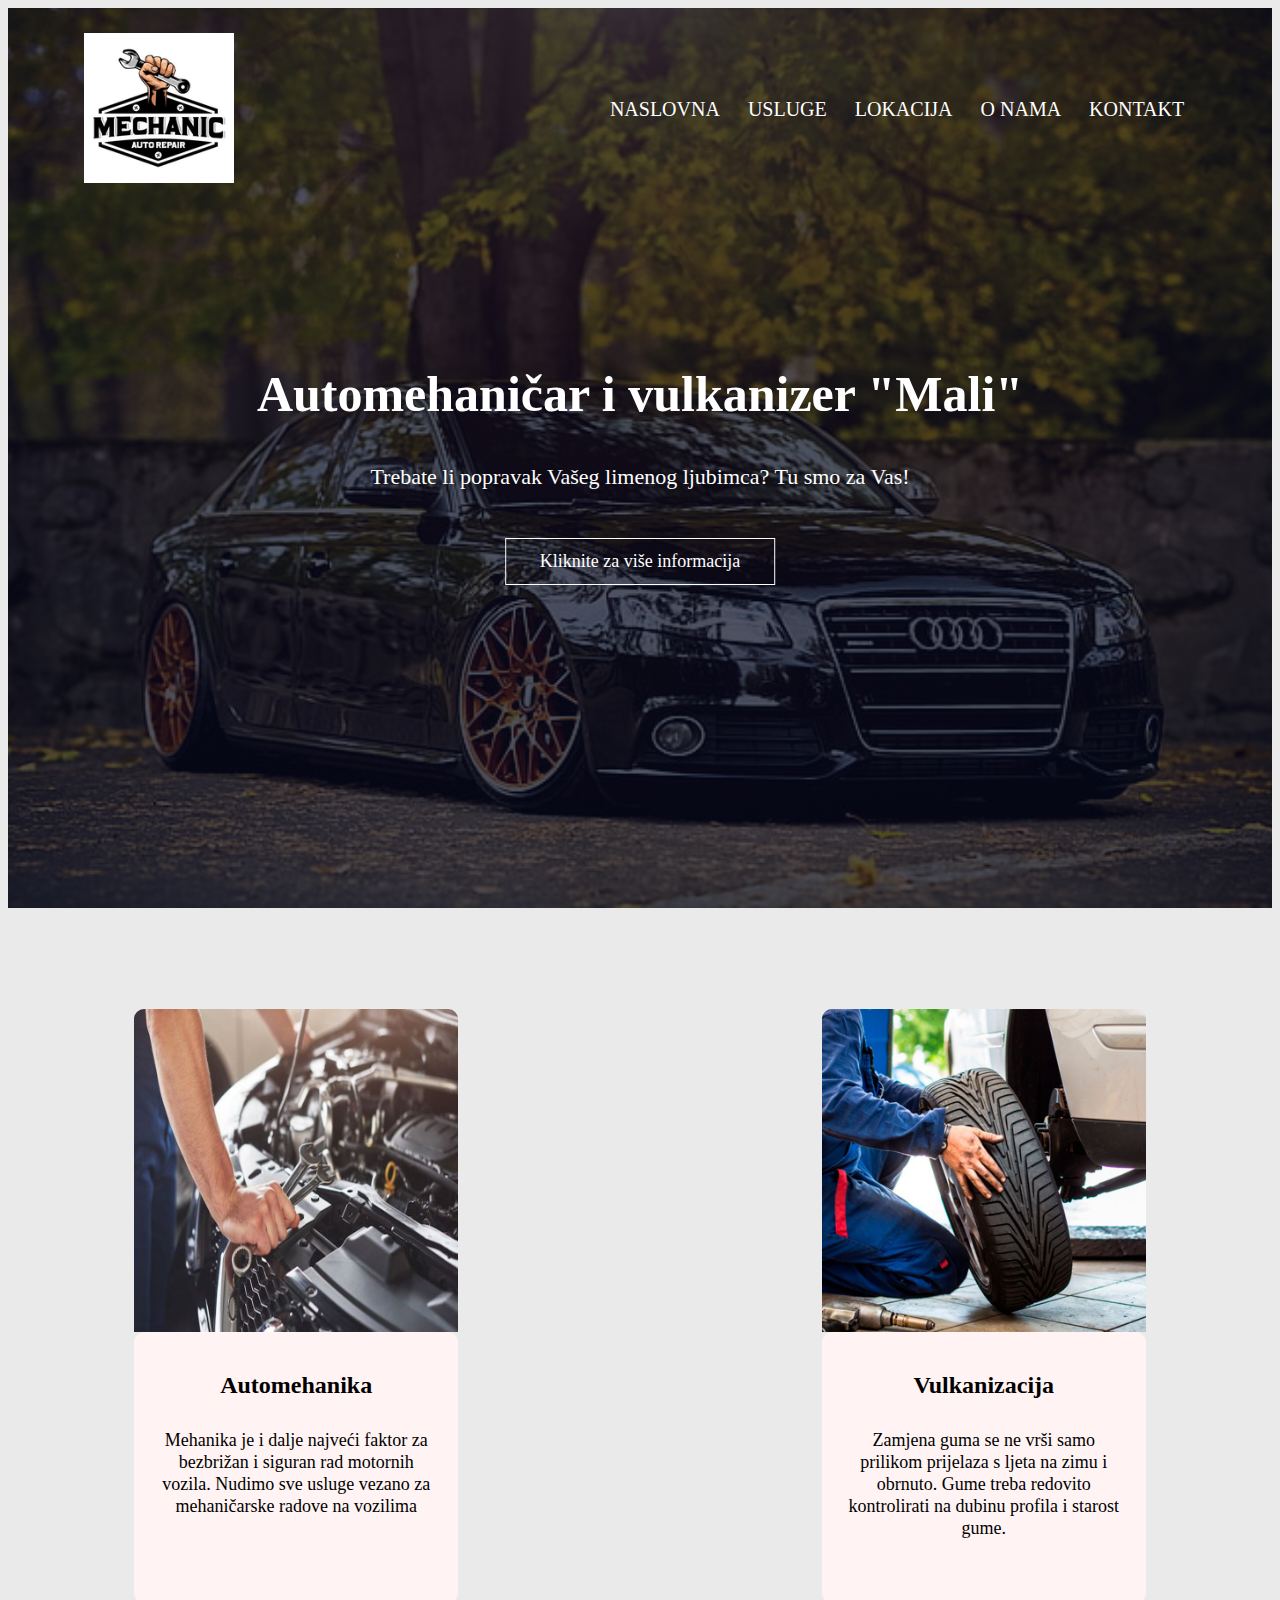
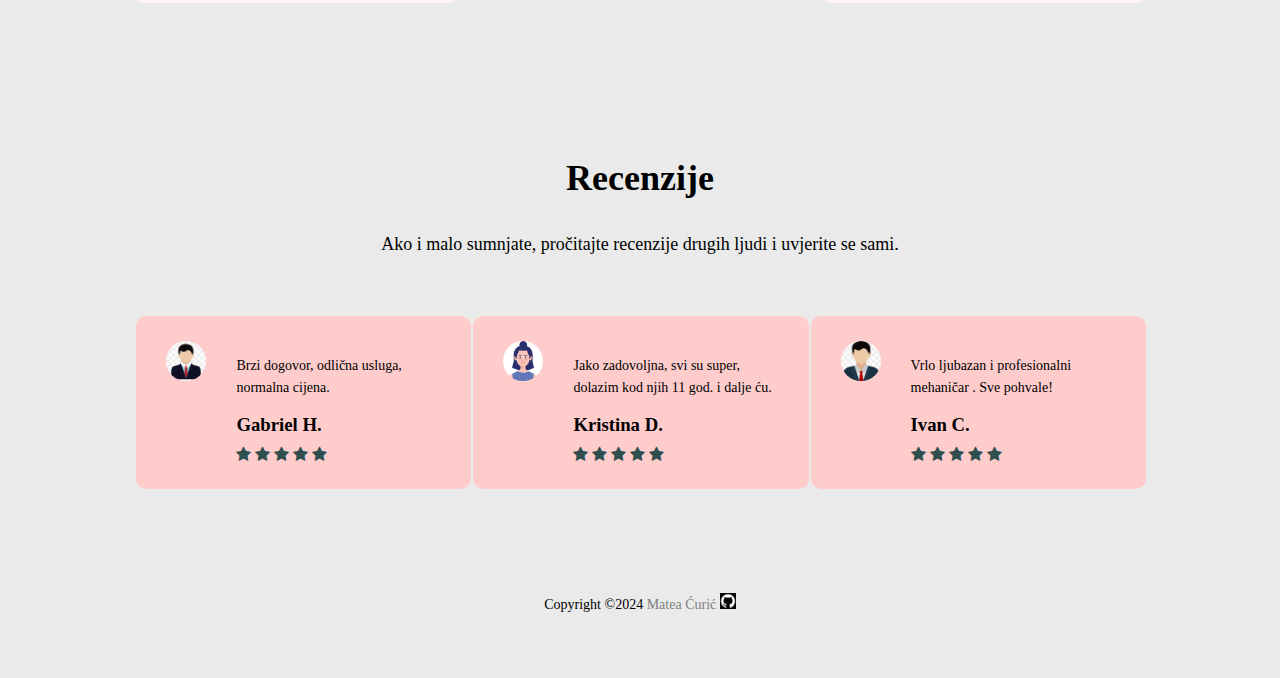
<file: index.html>
<!DOCTYPE html>
<html lang="hr">
<head>
	<meta name="viewport" content="with=device-width,initial-scale=1.0" >
    <title> Automehaničar i vulkanizer "Mali" </title>
	<link rel="stylesheet" href="style.css">
   <link rel="preconnect" href="https://fonts.googleapis.com">
<link rel="preconnect" href="https://fonts.gstatic.com" crossorigin>
<link href="https://fonts.googleapis.com/css2?family=Lato:wght@900&family=Marhey:wght@500&display=swap" rel="stylesheet">
<link rel="stylesheet" href="https://cdnjs.cloudflare.com/ajax/libs/font-awesome/4.7.0/css/font-awesome.min.css">
    
</head>
<body>
	<section class="header">
	<nav>
    
        <a href="index.html"><img src="slike/logo.png"></a>
        <div class="nav-links" id="navLinks">
          <i class="fa fa-times" onclick="hideMenu()" > </i>
            <ul>
                <li> <a href="index.html"> NASLOVNA </a> </li>
                <li> <a href="Usluge.html"> USLUGE </a> </li>
                <li> <a href="Lokacija.html"> LOKACIJA </a> </li>
                <li> <a href="O%20nama.html"> O NAMA </a> </li>
                <li> <a href="Kontakt.html"> KONTAKT </a> </li>
            </ul>
        </div>
       <i class="fa fa-bars" onclick="showMenu()"></i>
    </nav>

<div class="text-box">
    <h1>Automehaničar i vulkanizer "Mali"</h1>
    <p>Trebate li popravak Vašeg limenog ljubimca? Tu smo za Vas!</p>
    <a href="O%20nama.html" class="hero-btn"> Kliknite za više informacija</a>
        </div>


	</section>  

    
<!----campus--->
    
<section class="campus">
	
	<div class="row">
		<div class="campus-col">
			<img src="slike/mehanic.jpg">
			<div class="layer">
				
			</div>
			<div class="course-col">
				<h2> Automehanika</h2><p class="campus-about">Mehanika je i dalje najveći faktor za bezbrižan i siguran rad motornih vozila. Nudimo sve usluge vezano za mehaničarske radove na vozilima</p>
			</div>
		</div>
		<div class="campus-col">
			<img src="slike/vulka.jpg">
			<div class="layer">
				
			</div>
			<div class="course-col">
				<h2> Vulkanizacija</h2>
				<p class="campus-about"> Zamjena guma se ne vrši samo prilikom prijelaza s ljeta na zimu i obrnuto. Gume treba redovito kontrolirati na dubinu profila i starost gume.</p>
			</div>
		</div>
		
		
		
	</div>
	
</section>
    

    


<!------testimonials----->
    
<section class="testimonials">
     <h1>Recenzije</h1>
     <p class="testimonials-about">Ako i malo sumnjate, pročitajte recenzije drugih  ljudi i uvjerite se sami.</p>
    
    <div class="row">
     <div class="testimonial-col">
        <img src="slike/male.png">
       <div>
        <p> Brzi dogovor, odlična usluga, normalna cijena. </p>
           <h3> Gabriel H. </h3>
            <i class="fa fa-star"></i>
           <i class="fa fa-star"></i>
           <i class="fa fa-star"></i>
           <i class="fa fa-star"></i>
           <i class="fa fa-star"></i>
        
        </div>
        </div>
        <div class="testimonial-col">
        <img src="slike/girl.png">
       <div>
        <p>Jako zadovoljna, svi su super, dolazim kod njih 11 god. i dalje ću.</p>
           <h3> Kristina D. </h3>
            <i class="fa fa-star"></i>
           <i class="fa fa-star"></i>
           <i class="fa fa-star"></i>
           <i class="fa fa-star"></i>
           <i class="fa fa-star"></i>
        
        </div>
        </div>
        <div class="testimonial-col">
        <img src="slike/men.png">
       <div>
        <p> Vrlo ljubazan i profesionalni mehaničar . Sve pohvale!</p>
           <h3> Ivan C.</h3>
            <i class="fa fa-star"></i>
           <i class="fa fa-star"></i>
           <i class="fa fa-star"></i>
           <i class="fa fa-star"></i>
           <i class="fa fa-star"></i>
        
        </div>
        </div>
    </div>
    
    
</section> 
    
    
    
<section class="footer">
   
    <p>Copyright &copy;2024 <a href="https://github.com/curicmatea/projekt">Matea Ćurić       <img src="slike/github2.jpg" title="Github"></a></p>
    </section>

    
    
    
    
    
    
    
    
    
    
    
    
    
    
    
    
    
    
    
<!--------JavaScript for Toggle Menu------>

<script>

var navLinks = document.getElementById("navLinks");
    
function showMenu(){
    navLinks.style.right = "0";
    
}
function hideMenu(){
    navLinks.style.right="-200px";
}
    
    </script>
    
    
    
    
    
</body>
</html>
</file>
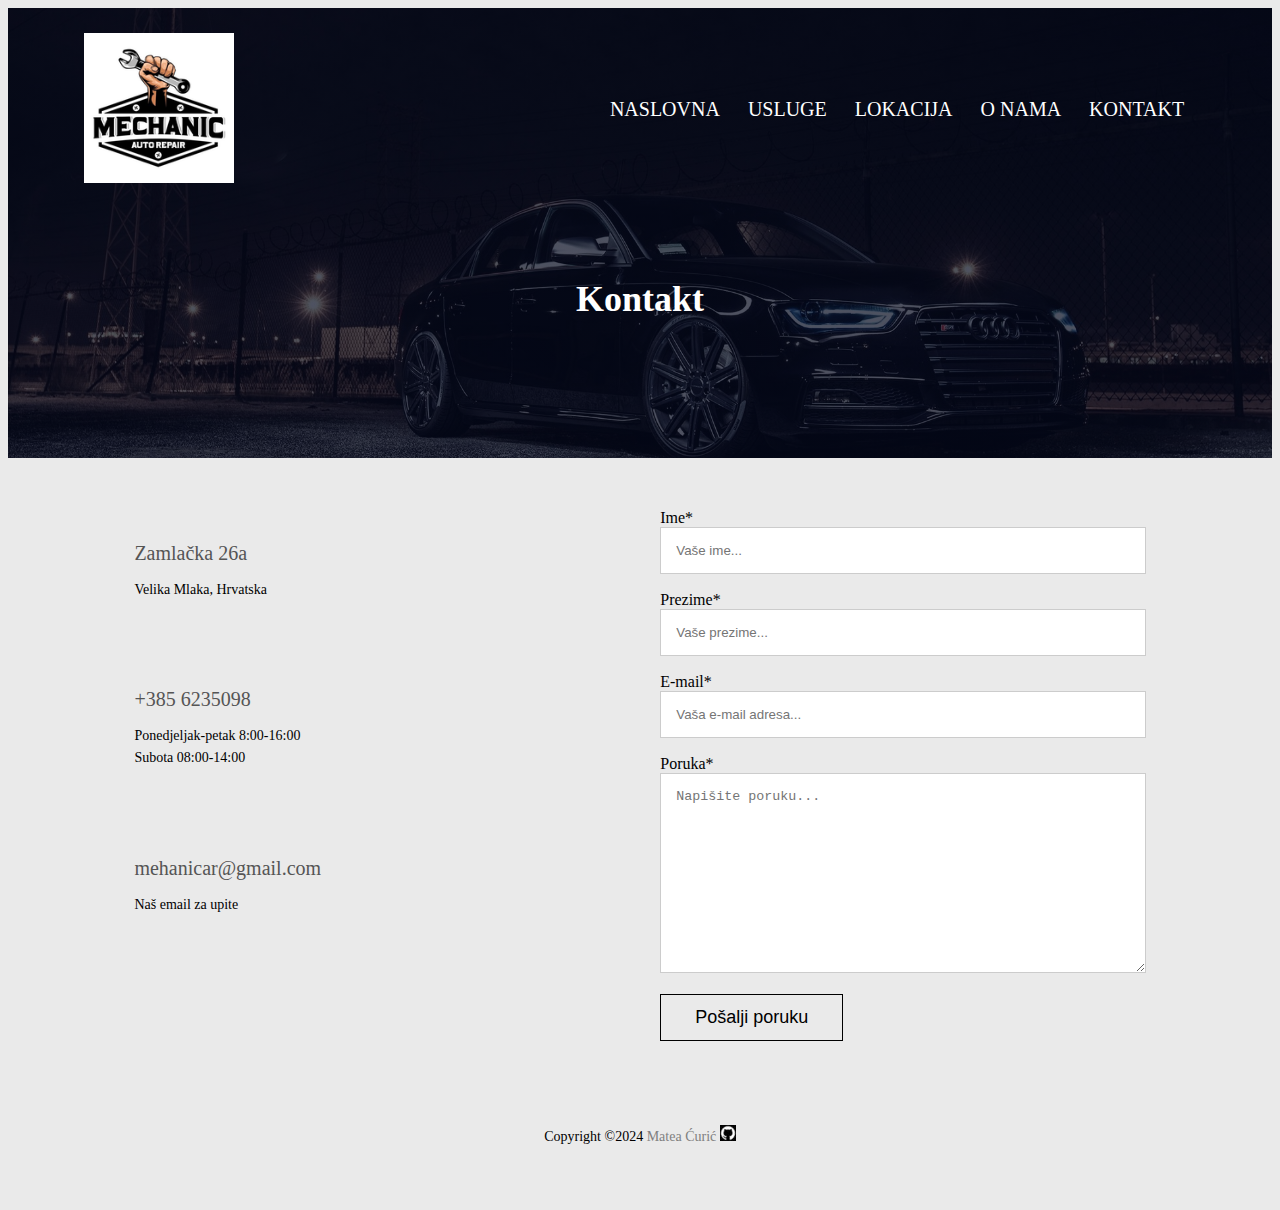
<file: Kontakt.html>
<!DOCTYPE html>
<html lang="hr">
<head>
	<meta name="viewport" content="with=device-width,initial-scale=1.0" >
    <title> Automehaničar i vulkanizer "Mali" </title>
	<link rel="stylesheet" href="style.css">
   <link rel="preconnect" href="https://fonts.googleapis.com">
<link rel="preconnect" href="https://fonts.gstatic.com" crossorigin>
<link href="https://fonts.googleapis.com/css2?family=Lato:wg-ht@900&family=Marhey:wght@500&display=swap" rel="stylesheet">
<link rel="stylesheet" href="https://cdnjs.cloudflare.com/ajax/libs/font-awesome/4.7.0/css/font-awesome.min.css">
    
</head>
<body>
	<section class="sub-header">
	<nav>
    
        <a href="index.html"><img src="slike/logo.png"></a>
        <div class="nav-links" id="navLinks">
          <i class="fa fa-times" onclick="hideMenu()" > </i>
            <ul>
                <li> <a href="index.html"> NASLOVNA </a> </li>
                <li> <a href="Usluge.html"> USLUGE </a> </li>
                <li> <a href="Lokacija.html"> LOKACIJA </a> </li>
                <li> <a href="O%20nama.html"> O NAMA </a> </li>
                <li> <a href="Kontakt.html"> KONTAKT </a> </li>
            </ul>
        </div>
       <i class="fa fa-bars" onclick="showMenu()"></i>
    </nav>
<h1>Kontakt</h1>



	</section>  
    
<!-----Kontakt---->
    

	
	<section class="contact-us">
		<div class="row">
			<div class="contact-colour">
				<div>
					<span>
						<h5>Zamlačka 26a</h5>
						<p>Velika Mlaka, Hrvatska</p>
					</span>
				</div>
				<div>
					<span>
						<h5>+385 6235098 </h5>
						<p>Ponedjeljak-petak 8:00-16:00
                        <br>
                        Subota 08:00-14:00</p>
					</span>
				</div>
				<div>
					<span>
						<h5>mehanicar@gmail.com</h5>
						<p>Naš email za upite</p>
					</span>
				</div>
			</div>
			<div class="contact-colour">
				<form action="">
				<label for="fname">Ime*</label>
					<input type="text" id="fname" name="firstname" placeholder="Vaše ime..." required>
				<label for="sname">Prezime*</label>
					<input type="text" id="sname" name="lastname" placeholder="Vaše prezime..." required>
				<label for="email">E-mail*</label>
					<input id="email" type="email" placeholder="Vaša e-mail adresa..." required>
						
				<label for="message">Poruka*</label>
					<textarea id="message" name="message" placeholder="Napišite poruku..." style="height:200px"></textarea>
					<button type="submit" class="hero-btn red-btn">Pošalji poruku</button>
             </form >
            </div>

		</div>
	</section> 

<!------footer------>
    
    
    
<section class="footer">
   
    <p>Copyright &copy;2024 <a href="https://github.com/curicmatea/projekt">Matea Ćurić       <img src="slike/github2.jpg" title="Github"></a></p>
    </section>

    
    
    
    
    
    
    
    
    
    
    
    
    
    
    
    
    
    
    
<!--------JavaScript for Toggle Menu------>

<script>

var navLinks = document.getElementById("navLinks");
    
function showMenu(){
    navLinks.style.right = "0";
    
}
function hideMenu(){
    navLinks.style.right="-200px";
}
    
    </script>
    
    
    
    
    
</body>
</html>
</file>
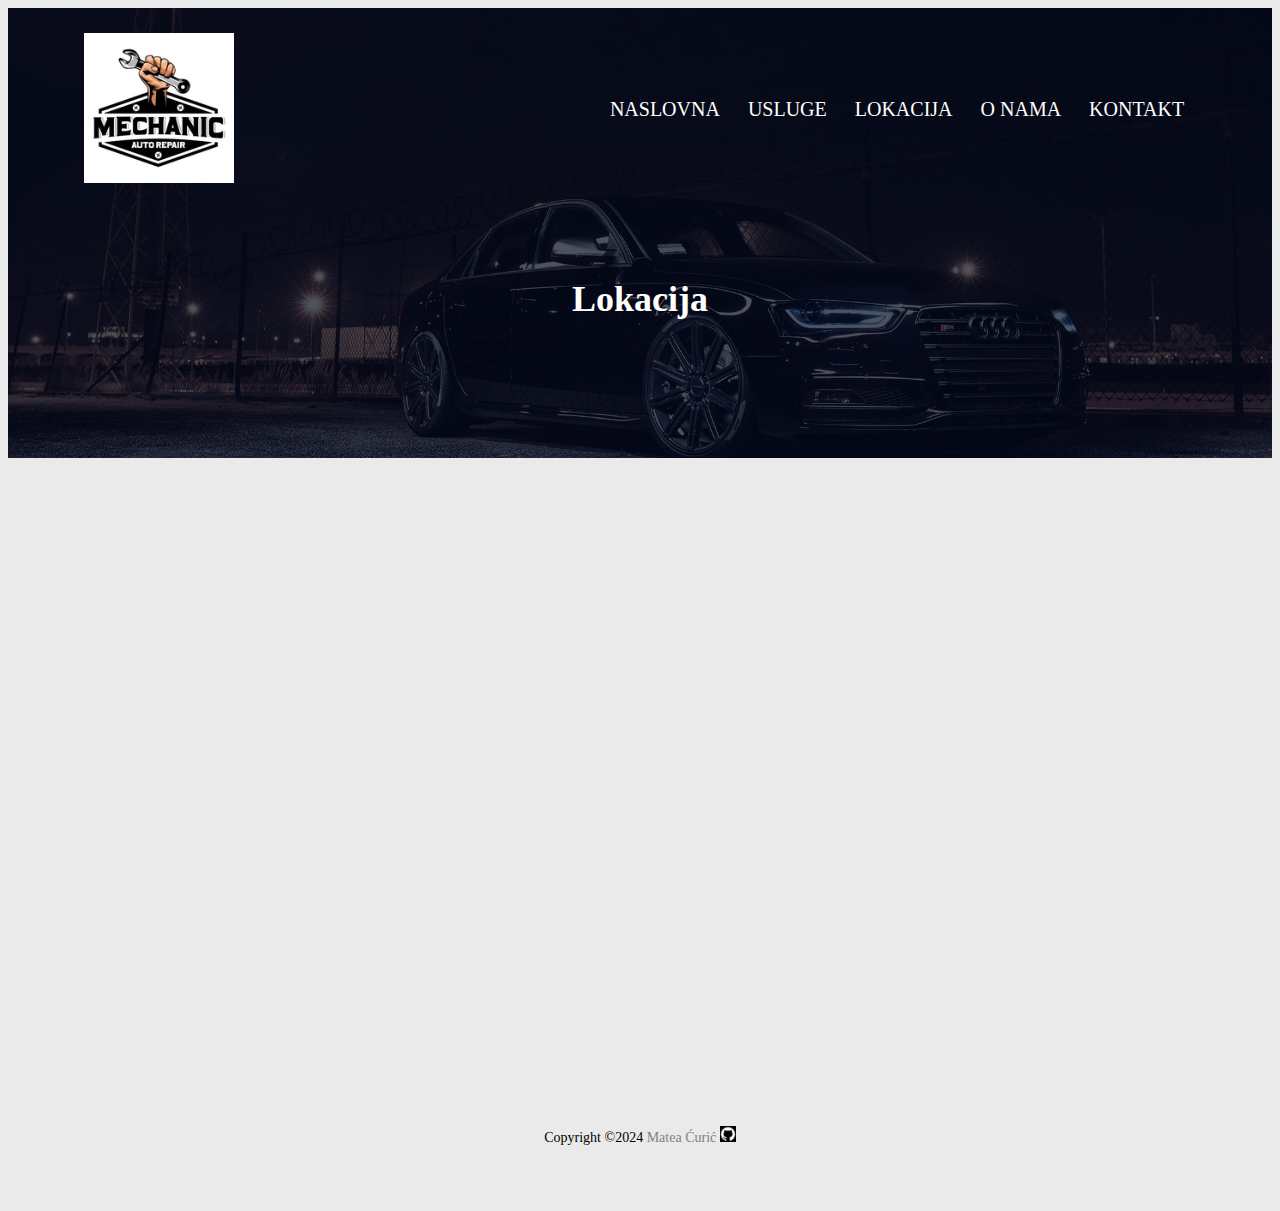
<file: Lokacija.html>
<!DOCTYPE html>
<html lang="hr">
<head>
	<meta name="viewport" content="with=device-width,initial-scale=1.0" >
    <title> Automehaničar i vulkanizer "Mali" </title>
	<link rel="stylesheet" href="style.css">
   <link rel="preconnect" href="https://fonts.googleapis.com">
<link rel="preconnect" href="https://fonts.gstatic.com" crossorigin>
<link href="https://fonts.googleapis.com/css2?family=Lato:wg-ht@900&family=Marhey:wght@500&display=swap" rel="stylesheet">
<link rel="stylesheet" href="https://cdnjs.cloudflare.com/ajax/libs/font-awesome/4.7.0/css/font-awesome.min.css">
    
</head>
<body>
	<section class="sub-header">
	<nav>
    
        <a href="index.html"><img src="slike/logo.png"></a>
        <div class="nav-links" id="navLinks">
          <i class="fa fa-times" onclick="hideMenu()" > </i>
            <ul>
                <li> <a href="index.html"> NASLOVNA </a> </li>
                <li> <a href="Usluge.html"> USLUGE </a> </li>
                <li> <a href="Lokacija.html"> LOKACIJA </a> </li>
                <li> <a href="O%20nama.html"> O NAMA </a> </li>
                <li> <a href="Kontakt.html"> KONTAKT </a> </li>
            </ul>
        </div>
       <i class="fa fa-bars" onclick="showMenu()"></i>
    </nav>
<h1>Lokacija</h1>



	</section>  
    
<!-----Lokacija---->
    
   <section class="location">
<iframe src="https://www.google.com/maps/embed?pb=!1m18!1m12!1m3!1d2784.529630077132!2d16.02888667581672!3d45.7405271149599!2m3!1f0!2f0!3f0!3m2!1i1024!2i768!4f13.1!3m3!1m2!1s0x47667f1191d5099f%3A0xc98b1d6e14cdfe68!2sZamla%C4%8Dka%20ul.%2026a%2C%2010408%2C%20Velika%20Mlaka!5e0!3m2!1shr!2shr!4v1705257196395!5m2!1shr!2shr" width="600" height="450" style="border:0;" allowfullscreen="" loading="lazy" referrerpolicy="no-referrer-when-downgrade"></iframe>
	</section>
	
	
    
<!------footer------>
    
    
    
<section class="footer">
   
    <p>Copyright &copy;2024 <a href="https://github.com/curicmatea/projekt">Matea Ćurić       <img src="slike/github2.jpg" title="Github"></a></p>
    </section>

    
    
    
    
    
    
    
    
    
    
    
    
    
    
    
    
    
    
    
<!--------JavaScript for Toggle Menu------>

<script>

var navLinks = document.getElementById("navLinks");
    
function showMenu(){
    navLinks.style.right = "0";
    
}
function hideMenu(){
    navLinks.style.right="-200px";
}
    
    </script>
    
    
    
    
    
</body>
</html>
</file>
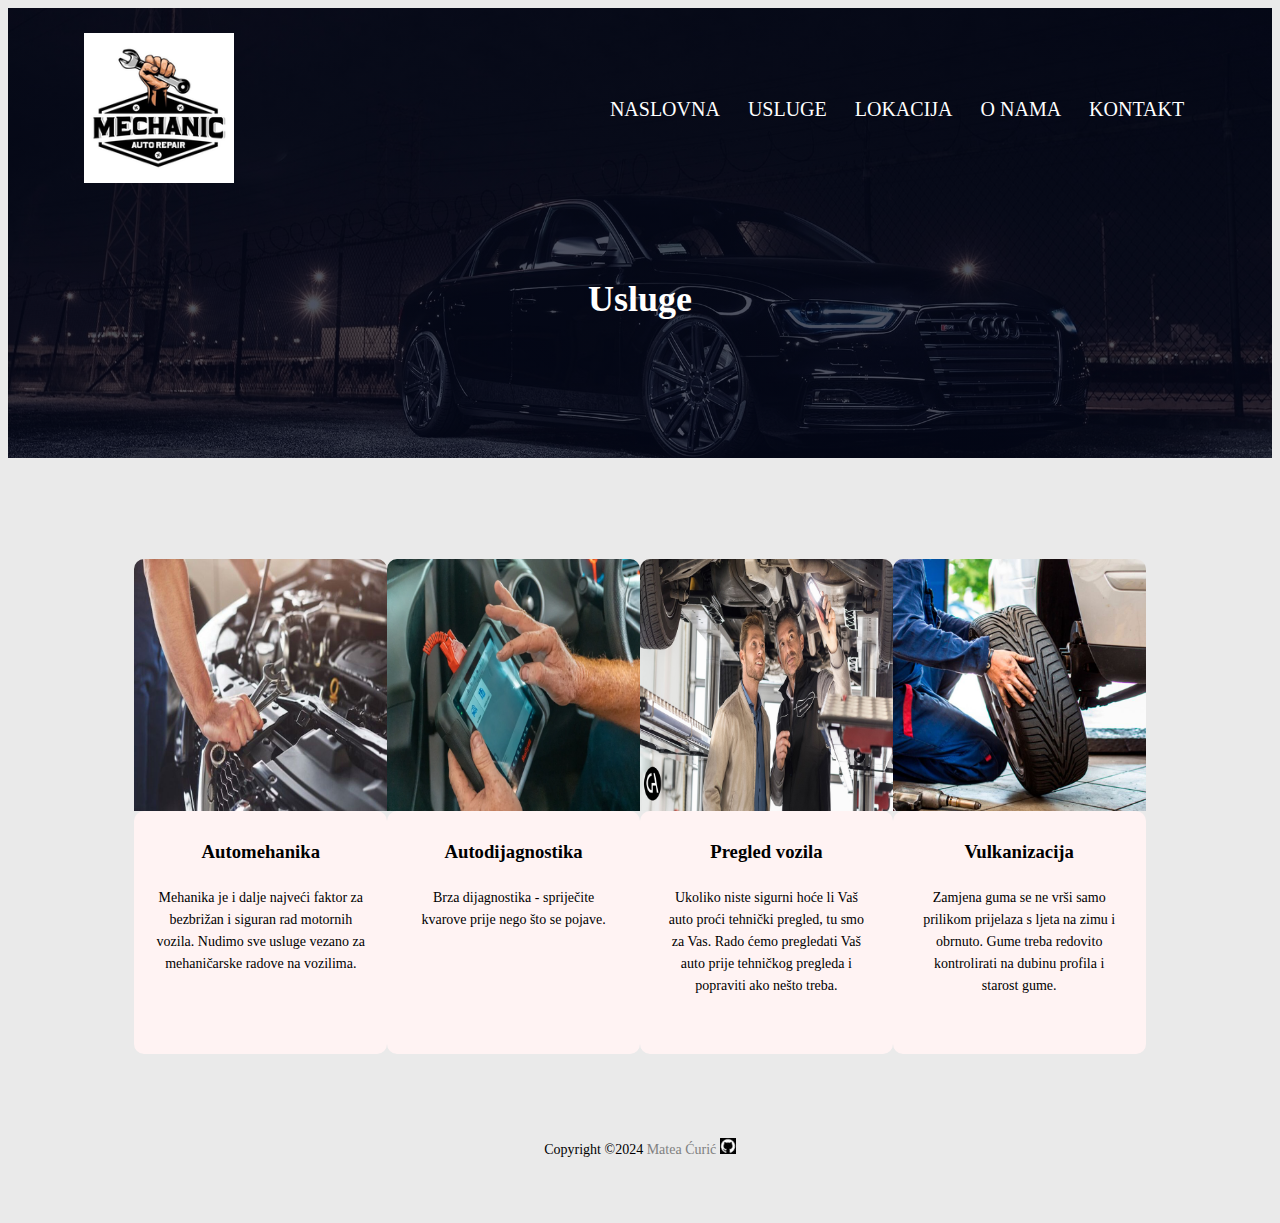
<file: Usluge.html>
<!DOCTYPE html>
<html lang="hr">
    <head>
        <meta name="viewport" content="with=device-width,initial-scale=1.0" >
        <title> Automehaničar i vulkanizer "Mali" </title>
        <link rel="stylesheet" href="style.css">
        <link rel="preconnect" href="https://fonts.googleapis.com">
        <link rel="preconnect" href="https://fonts.gstatic.com" crossorigin>
        <link href="https://fonts.googleapis.com/css2?family=Lato:wg-ht@900&family=Marhey:wght@500&display=swap" rel="stylesheet">
        <link rel="stylesheet" href="https://cdnjs.cloudflare.com/ajax/libs/font-awesome/4.7.0/css/font-awesome.min.css">
        
    </head>
    <body>
        <section class="sub-header">
            <nav>
                
                <a href="index.html"><img src="slike/logo.png"></a>
                <div class="nav-links" id="navLinks">
                    <i class="fa fa-times" onclick="hideMenu()" > </i>
                    <ul>
                <li> <a href="index.html"> NASLOVNA </a> </li>
                <li> <a href="Usluge.html"> USLUGE </a> </li>
                <li> <a href="Lokacija.html"> LOKACIJA </a> </li>
                <li> <a href="O%20nama.html"> O NAMA </a> </li>
                <li> <a href="Kontakt.html"> KONTAKT </a> </li>
                    </ul>
                </div>
                <i class="fa fa-bars" onclick="showMenu()"></i>
            </nav>
            <h1>Usluge</h1>
        </section>
        
        <!-----Usluge---->
        
        <section class="campus">
            
            <div class="row">
                <div class="campus-col">
                    <img src="slike/mehanic.jpg">
                    <div class="layer">
                        
                    </div>
                    <div class="course-col">
                        <h3> Automehanika</h3><p>Mehanika je i dalje najveći faktor za bezbrižan i siguran rad motornih vozila. Nudimo sve usluge vezano za mehaničarske radove na vozilima.</p>
                    </div>
                </div>
                <div class="campus-col">
                    <img src="slike/dijagnostika.png">
                    <div class="layer">
                        
                    </div>
                    <div class="course-col">
                        <h3> Autodijagnostika</h3><p>Brza dijagnostika - spriječite kvarove prije nego što se pojave.
</p>
                    </div>
                </div>
                <div class="campus-col">
                    <img src="slike/pregled.png">
                    <div class="layer">
                        
                    </div>
                    <div class="course-col">
                        <h3> Pregled vozila</h3><p>Ukoliko niste sigurni hoće li Vaš auto proći tehnički pregled, tu smo za Vas. Rado ćemo pregledati Vaš auto prije tehničkog pregleda i popraviti ako nešto treba.</p>
                    </div>
                </div>
                <div class="campus-col">
                    <img src="slike/vulka.jpg">
                    <div class="layer">
                        
                    </div>
                    <div class="course-col">
                        <h3> Vulkanizacija</h3>
                        <p> Zamjena guma se ne vrši samo prilikom prijelaza s ljeta na zimu i obrnuto. Gume treba redovito kontrolirati na dubinu profila i starost gume.</p>
                    </div>
                </div>
                
                
                
            </div>
        </section>
        
        <!------footer------>
        
        
        
        <section class="footer">
            
            <p>Copyright &copy;2024 <a href="https://github.com/curicmatea/projekt">Matea Ćurić       <img src="slike/github2.jpg" title="Github"></a></p>
        </section>
        
        
        
        
        
        
        
        
        
        
        
        
        
        
        
        
        
        
        
        <!--------JavaScript for Toggle Menu------>
        <script>
        var navLinks = document.getElementById("navLinks");
        
        function showMenu(){
        navLinks.style.right = "0";
        
        }
        function hideMenu(){
        navLinks.style.right="-200px";
        }
        
        </script>
        
        
        
        
        
    </body>
</html>
</file>
<file: style.css>
{
	margin: 0;
	padding: 0;
    font-family: 'Lato', sans-serif;
font-family: 'Marhey', sans-serif;
	
}

html{
    background-color: #eaeaea;
}
.header{
	min-height: 100vh;
	width: 100%;
	background-image: linear-gradient(rgba(4,9,30,0.7),rgba(4,9,30,0.7)),url(./slike/car.png);
	background-position: center;
	background-size: cover;
	position: relative;
	
	
	
}

nav{
    display: flex;
    padding: 2% 6%;
    justify-content: space-between;
    align-items: center;
    
}

nav img{
    width: 150px;
    
}

.nav-links{
    flex: 1;
    text-align: right;
}

.nav-links ul li{
    list-style: none;
    display: inline-block;
    padding: 8px 12px;
    position: relative;
    
}

.nav-links ul li a{
    color: white;
    text-decoration: none;
    font-size: 20px;
    
}

.nav-links ul li::after{
    content: '';
    width: 0%;
    height: 2px;
    background: #f44336;
    display: block;
    margin: auto;
    transition: 0.5s;
    
    
}

.nav-links ul li:hover::after{
    width: 100%
    
}




.text-box{
    width: 90%;
    color: #fff;
    position: absolute;
    top: 50%;
    left: 50%;
    transform: translate(-50%,-50%);
    text-align: center;
    
}


.text-box h1{
    font-size: 50px;
}

.text-box p{
    margin: 10px 0 40px;
    font-size: 22px;
    color: #fff;
}


.hero-btn{
    display: inline-block;
    text-decoration: none;
    color:#fff;
    border: 1px solid #fff;
    padding: 12px 34px;
    font-size: 18px;
    background: transparent;
    position: relative;
    cursor: pointer;
}



.hero-btn:hover{
    border: 1px solid #f44336;
    background: #f44336;
    transition: 1s;
    
    
}

nav .fa{
    display: none;
}




@media(max-width: 700px){
    .text-box h1{
    font-size: 20px;
}
    .nav-links ul li{
        display: block;
    }
    .nav-links{
        position: absolute;
        background: #f44336;
        height: 100vh;
        width: 200px;
        top: 0;
        right: -200px;
        text-align: left;
        z-index: 2;
        transition: 1s;
    }
    nav .fa{
        display: block;
        color: #fff;
        margin: 10px;
        font-size: 22px;
        cursor: pointer;
        
    }
    .nav-links ul{
        padding: 30px;
        
        
    }
}

/*---- course----*/


.course{
    width: 80%;
    margin: auto;
    text-align: center;
    padding-top: 100px;
}


h1{
    font-size: 36px;
    font-weight: 600;
    
}

p{
    color: black ;
    font-size: 14px;
    font-weight: 300;
    line-height: 22px;
    padding: 10px;
}




.row{
    margin-top: 5%;
    display: flex;
    justify-content: space-between;
}




.course-col{
    flex-basis: 31%;
    background: #fff3f3;
    border-radius: 10px;
    margin-bottom: 5%;
    padding: 20px 12px;
    box-sizing: border-box;
    transition: 0,5s;
    height: 100%;
}


h3{
    text-align: center;
    font-weight: 600;
    margin: 10px 0px;
}



.course-col:hover{
    box-shadow: 0 0 20px 0px rgba(0,0,0,0.2);
}

@media(max-width: 700px){
    .row{
        flex-direction: column;
    }
}

/*---campus----*/


.campus{
    width: 80%;
    margin: auto;
    text-align: center;
    padding-top: 50px;
    
}

.campus-col{
    flex-basis: 32%;
    border-radius: 10px;
    margin-bottom: 30px;
    position: relative;
    overflow: hidden;
    
}
    
.campus-col img {
    width: 100%;
    display: block;
}
    
.campus-about{
    font-size: 18px;
}
    
.layer{
    background: transparent;
    height: 100%;
    width: 100%;
    position: absolute;
    top: 0;
    left: 0;
    transition: 0.5s;
    
}    
    
.layer:hover{
       background: rgba(226,0,0,0.7);
    
}
    
.layer h3{
    width: 100%;
    font-weight: 500;
    color: #fff;
    font-size: 26px;
    bottom: 0;
    left: 50%;
    transform: translateX(50%);
    position: absolute;
    transition: 0.5s;
}
    
    
    
.layer:hoverh3{
    bottom: 49%;
    opacity: 1;
}
    
    
    
    
/*----facilities----*/
.facilities{
    width: 80%;
    margin: auto;
    text-align: center;
    padding-top: 100px;
}
  

.facilities-col{
    flex-basis: 31%;
    border-radius: 10px;
    margin-bottom: 5%;
    text-align: left;
    
}

.facilities-col img{
    width: 100%;
    border-radius: 10px;
}


.facilities-col p{
    padding: 0;
    
}

.facilities-col h3{
    margin-top: 16px;
    margin-bottom: 15px;
    text-align: left;
    
}


/*------testimonials-----*/


.testimonials{
    width: 80%;
    margin: auto;
    padding-top: 100px; 
    text-align: center;
    
}

.testimonials-about{
    font-size: 18px;
}

.testimonial-col{
    flex-basis: 44%;
    border-radius: 10px;
    margin-bottom: 5%;
    text-align: left;
    background: #fff3f3;
    padding: 25px;
    cursor: pointer;
    display: flex;
    background-color: #ffcccc;
    margin-left: 2px;
}



.testimonial-col img{
    height: 40px;
    margin-left: 5px;
    margin-right: 30px;
    border-radius: 50%
    
}

.testimonial-col p{
    padding: 0;
    
}

.testimonial-col h3{
    margin-top: 15px;
    text-align: left;
}


.testimonial-col .fa{
    color: darkslategrey;
    
}

@media(max-width: 700px){
    .testimonial-col img{
    margin-left: 0px;
    margin-right: 15px;   
    }
}
    




/*-----call to actions-----*/

.cta{
    margin: 100px auto;
    width: 80%;
    background-image: linear-gradient(rgba(0,0,0,0.7),rgba(0,0,0,0.7)), url(slike/banner.jpg);
    background-position: center;
    background-size: cover;
    border-radius: 10px;
    text-align: center;
    padding: 100px 0;
}


.cty h1{
    color: #fff;
    margin-bottom: 40px;
    padding: 0;
        
    }



@media(max-width:700px){
    .cta h1{
        font-size: 24px;
    }
    }



/*-----------Footer----------*/
    
.footer {
   width: 100%;
    text-align: center; 
    padding: 30px 0;
}


.footer a {
    text-decoration: none; 
    color: #808080;
}


/*------O nama------*/   
    
.sub-header{
	height: 50vh;
	width: 100%;
	background-image: linear-gradient(rgba(4,9,30,0.7),rgba(4,9,30,0.7)),url(./slike/auto.jpg);
	background-position: center;
	background-size: cover;
	text-align: center;
    color: white;
    }

.sub-header h1{
	margin-top: 65px;
}

.about-us{
	width: 80%;
	margin: auto;
	padding-top: 80px;
	padding-bottom: 50px;
}

.video-player {
    background: black;
}

.about-colour{
	flex-basis: 48%;
	padding: 30px 2px;
}

.about-colour img{
	width: 100%;
}

.about-colour h1{
	padding-top: 0;
}

.about-colour p{
	padding: 15px 0 25px;
    font-size: 18px;
}

.red-btn{
	border: 1px solid black;
	background: transparent;
	color: black;
}

.red-btn:hover{
	color: black;
}

.video-container {
	position: relative;
	padding-bottom: 56.25%;
	overflow: hidden;
	max-width: 100%;
	margin: auto;
}

.video-container video{
	position: absolute;
	top: 0;
	left: 0;
	width: 100%;
	height: 100%;
}
    
/* course */

.course{
	width: 80%;
	margin: auto;
	text-align: center;
	padding-top: 100px;
}
}


* facilities */
 
 .facilities{
	 width: 80%;
	 margin: auto;
	 text-align: center;
	 padding-top; 100px;
 }
 
 .facilities-colour{
	 flex-basis: 31%;
	 border-radius: 10px;
	 margin-bottom: 5%;
	 text-align: left;
 }
 
 .facilities-colour img{
	 width: 100%;
	 border-radius: 10px;
 }
 
 .facilities-colour p{
	 padding: 0;
	 text-align: center;
 }
 
 .facilities-colour h3{
	 margin-top: 16px;
	 margin-bottom: 15px;
	 text-align: center;
 }
 


/*-----kontakt----*/

.location{
	width: 80%;
	margin: auto;
	padding: 80px 0;
}

.location iframe{
	width: 100%;
}

.contact-us{
	width: 80%;
	margin: auto;
}

.contact-colour{
	flex-basis: 48%;
	margin-bottom: 30px;
}

.contact-colour div{
	display: flex;
	align-items: center;
	margin-bottom: 40px;
}

.contact-colour div .fa{
	font-size: 28px;
	color: #eeeec3;
	margin: 10px;
	margin-right: 30px;
}

.contact-colour div p{
	padding: 0;
}

.contact-colour div h5{
	font-size: 20px;
	margin-bottom: 5px;
	color: #555;
	font-weight: 400;
}

.contact-colour input, .contact-colour textarea{
	width: 100%;
	padding: 15px;
	margin-bottom: 17px;
	outline: none;
	border: 1px solid #ccc;
	box-sizing: border-box;
}
</file>
